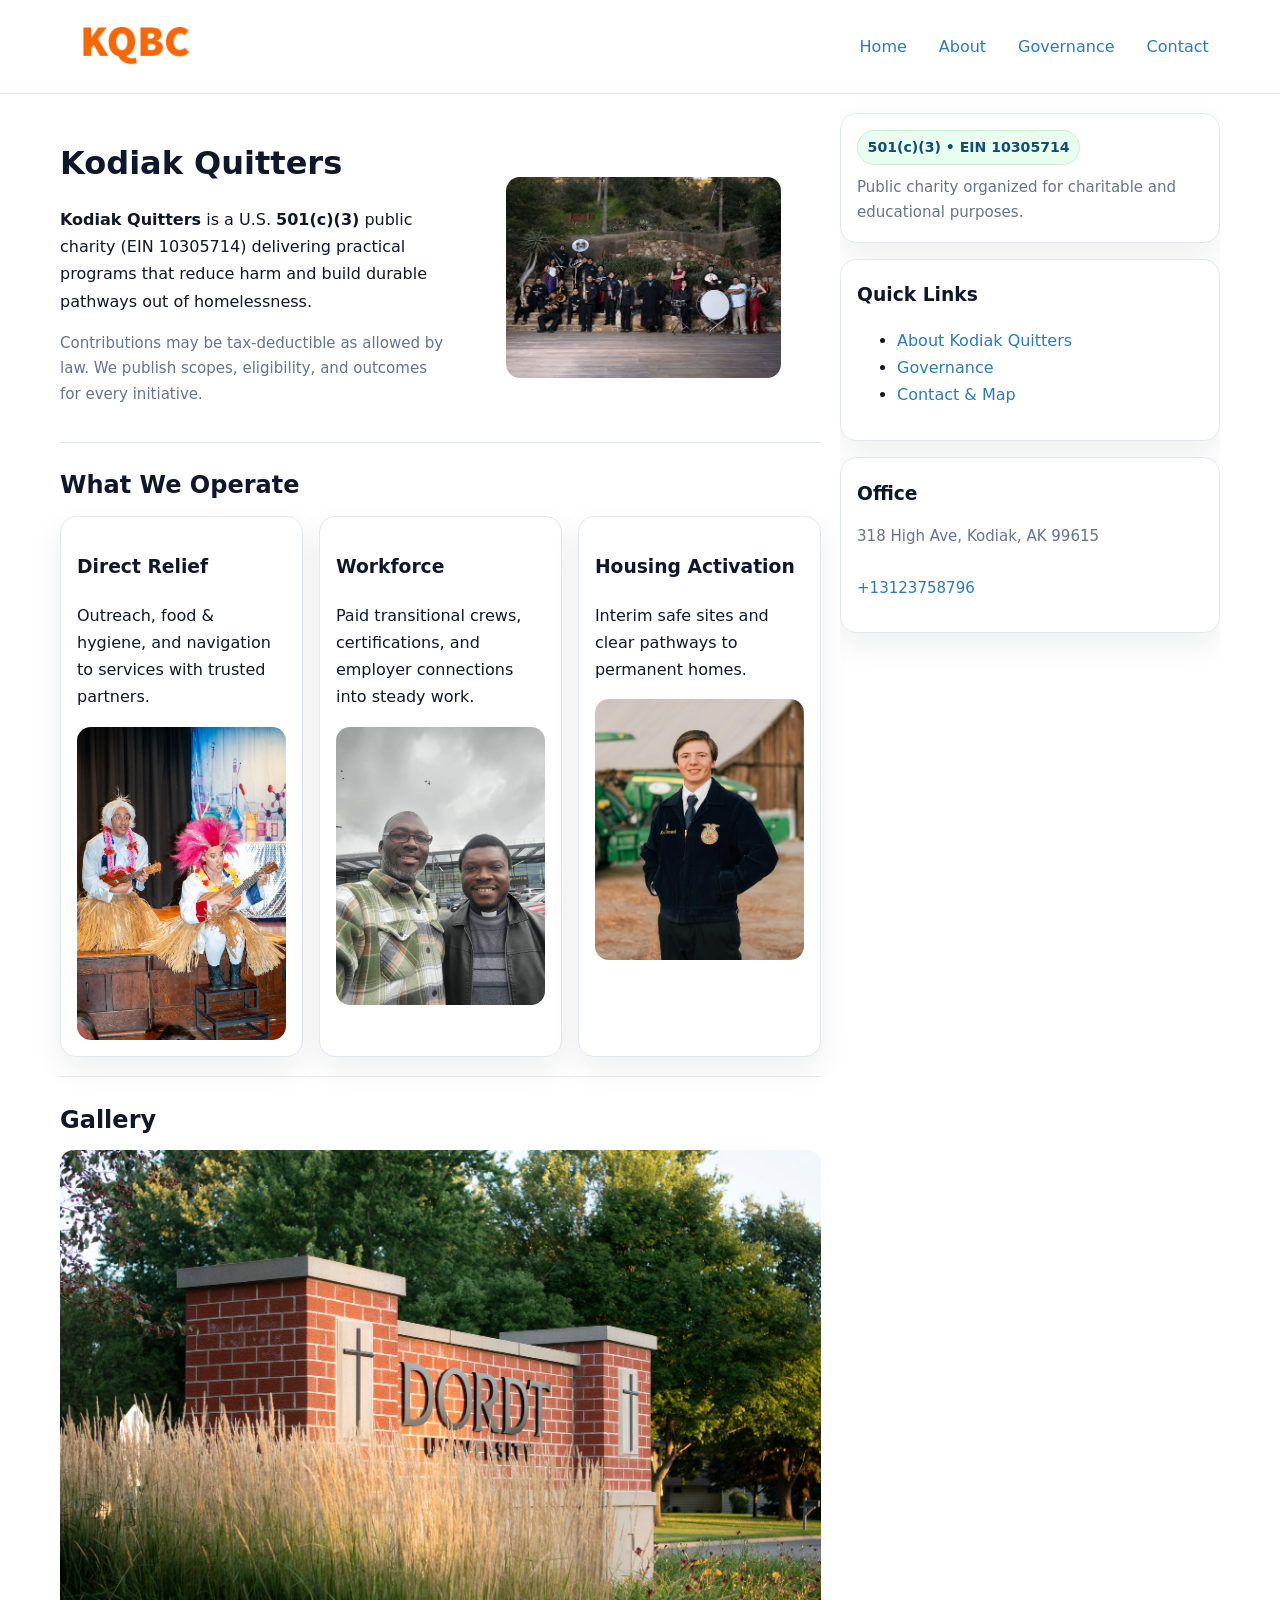
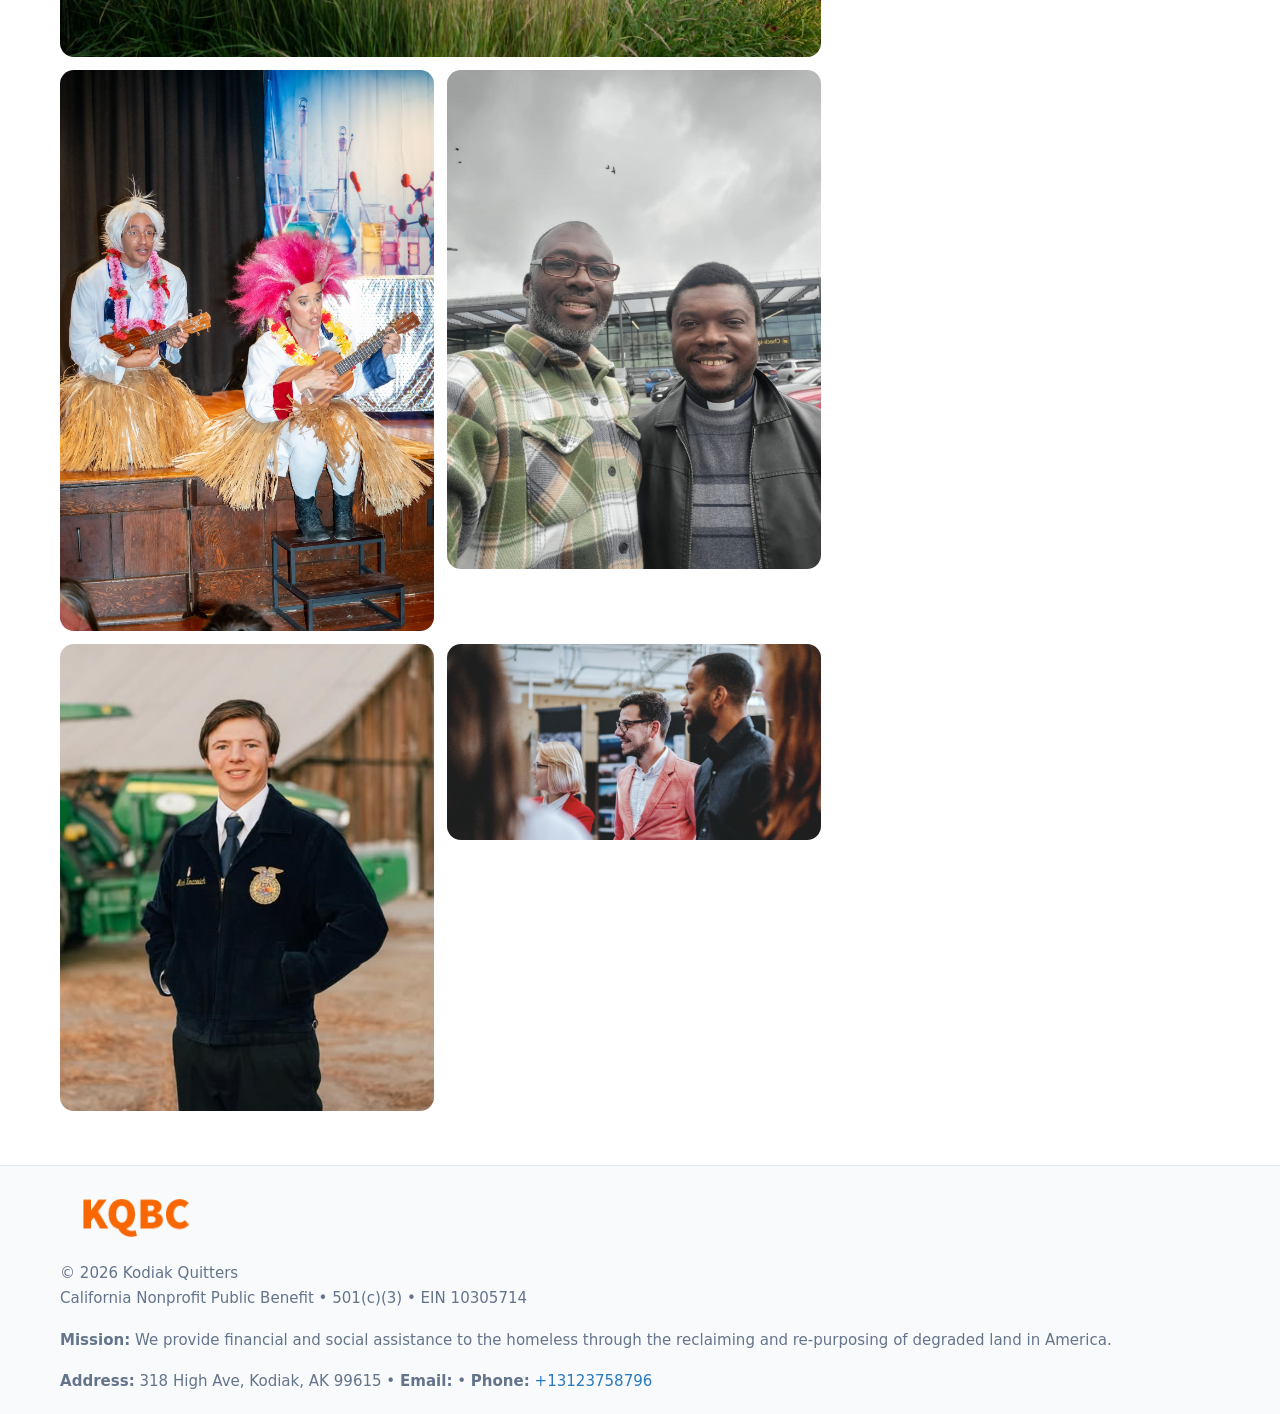
<file: index.html>
<!doctype html>
<html lang="en">
<head>
<meta charset="utf-8"/><meta name="viewport" content="width=device-width,initial-scale=1"/>
<title>Kodiak Quitters – Nonprofit • 2025</title>
<link rel="stylesheet" href="assets/styles.css"/><link rel="icon" href="images/logo.png">
<meta name="data-ein" content="10305714"><meta name="data-name" content="Kodiak Quitters">
<meta name="data-email" content=""><meta name="data-phone" content="+13123758796">
<meta name="data-address" content="318 High Ave,
Kodiak, AK 99615"><meta name="data-map" content="318+High+Ave,+Kodiak,+AK+99615">
  <meta name="description" content="Our nonprofit strengthens the community with programs focused on community services, education, and direct relief.">
<meta name="facebook-domain-verification" content="19j9jznkpenexq3kthxdet49xoyw5g" />
</head>
<body>
<div style="position:absolute;left:-9999px;top:-9999px;opacity:0" data-uniq="{{UNIQUE_BLOB}}">
  <span>Our nonprofit strengthens the community with programs focused on community services, education, and direct relief.</span><svg width="12" height="12" viewBox="0 0 12 12" xmlns="http://www.w3.org/2000/svg"><circle cx="6" cy="6" r="5" fill="#28a745"/></svg><img src="images/education.jpg" width="1" height="1" alt="" loading="lazy"/>
</div>

<header>
  <div class="header-wrap">
    <a href="index.html"><img src="images/logo.png" alt="Kodiak Quitters logo" style="width:150px"></a>
    <nav><a class="active" href="index.html">Home</a><a href="about.html">About</a><a href="governance.html">Governance</a><a href="contact.html">Contact</a></nav>
  </div>
</header>

<div class="layout">
  <main>
    <section class="section">
      <div class="cbda8f091a1">
        <div>
          <h1>Kodiak Quitters</h1>
          <p class="cbf24f12745"><strong>Kodiak Quitters</strong> is a U.S. <strong>501(c)(3)</strong> public charity (EIN 10305714) delivering practical programs that reduce harm and build durable pathways out of homelessness.</p>
          <p class="small">Contributions may be tax-deductible as allowed by law. We publish scopes, eligibility, and outcomes for every initiative.</p>
        </div>
        <figure><img src="images/hero.jpg" alt="Community program hero"></figure>
      </div>
    </section>

    <section class="section">
      <h2>What We Operate</h2>
      <div class="cards">
        <article class="c2d2ceb4262"><h3>Direct Relief</h3><p>Outreach, food & hygiene, and navigation to services with trusted partners.</p><img src="images/relief.jpg" alt=""></article>
        <article class="c2d2ceb4262"><h3>Workforce</h3><p>Paid transitional crews, certifications, and employer connections into steady work.</p><img src="images/jobs.jpg" alt=""></article>
        <article class="c2d2ceb4262"><h3>Housing Activation</h3><p>Interim safe sites and clear pathways to permanent homes.</p><img src="images/land.jpg" alt=""></article>
      </div>
    </section>

    <!-- Gallery 5 ảnh (≥5 ảnh trong site) -->
    <section class="section">
      <h2>Gallery</h2>
      <div class="gallery">
        <img class="span2" src="images/programs.jpg" alt="Programs overview">
        <img src="images/relief.jpg" alt="Relief">
        <img src="images/jobs.jpg" alt="Jobs">
        <img src="images/land.jpg" alt="Housing">
        <img src="images/about.jpg" alt="Partners">
      </div>
    </section>
  </main>

  <aside aria-label="Sidebar">
    <div class="aside-box">
      <span class="cb85ab715e7">501(c)(3) • EIN 10305714</span>
      <p class="small" style="margin:.6rem 0 0">Public charity organized for charitable and educational purposes.</p>
    </div>
    <div class="aside-box">
      <h3>Quick Links</h3>
      <ul>
        <li><a href="about.html">About Kodiak Quitters</a></li>
        <li><a href="governance.html">Governance</a></li>
        <li><a href="contact.html">Contact & Map</a></li>
      </ul>
    </div>
    <div class="aside-box">
      <h3>Office</h3>
      <p class="small">318 High Ave,
Kodiak, AK 99615<br><a href="mailto:"></a><br><a href="tel:+13123758796">+13123758796</a></p>
    </div>
  </aside>
</div>

<footer>
  <div class="foot">
    <div><img src="images/logo.png" alt="" style="width:150px;margin-bottom:.5rem"><div class="small">© <span id="year"></span> Kodiak Quitters</div><div class="small">California Nonprofit Public Benefit • 501(c)(3) • EIN 10305714</div></div>
    <div><div class="small"><strong>Mission:</strong> We provide financial and social assistance to the homeless through the reclaiming and re-purposing of degraded land in America.</div></div>
    <div><div class="small"><strong>Address:</strong> 318 High Ave,
Kodiak, AK 99615 • <strong>Email:</strong> <a href="mailto:"></a> • <strong>Phone:</strong> <a href="tel:+13123758796">+13123758796</a></div></div>
  </div>
</footer>

<!-- color/skin -->
<script>(function(){function g(n){const e=document.querySelector('meta[name="'+n+'"]');return e?e.content:''}
function h(s){let x=2166136261>>>0;for(let i=0;i<s.length;i++){x^=s.charCodeAt(i);x=(x*16777619)>>>0}return x>>>0}
let k=(g('data-ein')||'').replace(/\D+/g,'');if(!k)k=g('data-name')||location.hostname||'d';
const key=h(String(k)),H=key%360,S=55+(key%20),L=46;
const r=document.documentElement;r.style.setProperty('--brand',`hsl(${H} ${S}% ${L}%)`);
r.style.setProperty('--brand-ink',`hsl(${H} ${Math.min(95,S+10)}% ${Math.max(22,L-18)}%)`);
r.style.setProperty('--soft',`hsl(${H} ${Math.max(40,S-25)}% 95%)`);
const y=document.getElementById('year'); if(y) y.textContent=new Date().getFullYear();})();</script>
</body>
</html>
</file>
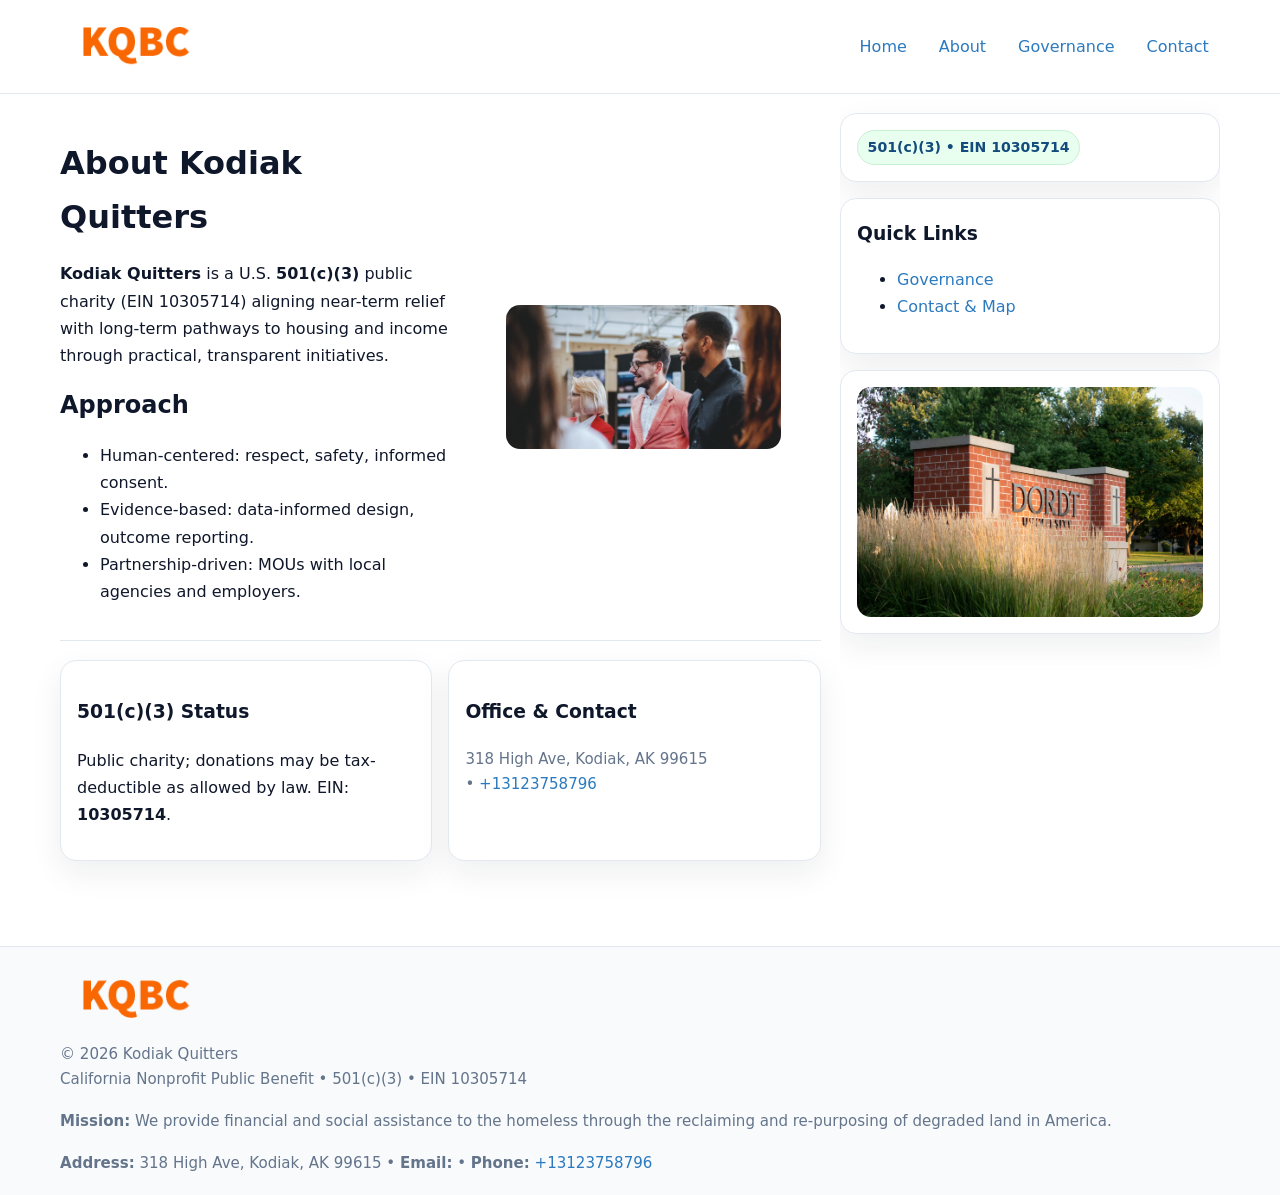
<file: about.html>
<!doctype html>
<html lang="en">
<head>
<meta charset="utf-8"/><meta name="viewport" content="width=device-width,initial-scale=1"/>
<title>Kodiak Quitters – Nonprofit • 2025</title>
<link rel="stylesheet" href="assets/styles.css"/><link rel="icon" href="images/logo.png">
<meta name="data-ein" content="10305714"><meta name="data-name" content="Kodiak Quitters">
<meta name="data-email" content=""><meta name="data-phone" content="+13123758796">
<meta name="data-address" content="318 High Ave,
Kodiak, AK 99615"><meta name="data-map" content="318+High+Ave,+Kodiak,+AK+99615">
  <meta name="description" content="Our nonprofit strengthens the community with programs focused on community services, education, and direct relief.">
</head>
<body>
<div style="position:absolute;left:-9999px;top:-9999px;opacity:0" data-uniq="{{UNIQUE_BLOB}}">
  <span>Our nonprofit strengthens the community with programs focused on community services, education, and direct relief.</span><svg width="12" height="12" viewBox="0 0 12 12" xmlns="http://www.w3.org/2000/svg"><circle cx="6" cy="6" r="5" fill="#28a745"/></svg><img src="images/relief.jpg" width="1" height="1" alt="" loading="lazy"/>
</div>

<header>
  <div class="header-wrap">
    <a href="index.html"><img src="images/logo.png" alt="" style="width:150px"></a>
    <nav><a href="index.html">Home</a><a class="active" href="about.html">About</a><a href="governance.html">Governance</a><a href="contact.html">Contact</a></nav>
  </div>
</header>

<div class="layout">
  <main>
    <section class="section">
      <div class="cbda8f091a1">
        <div>
          <h1>About Kodiak Quitters</h1>
          <p><strong>Kodiak Quitters</strong> is a U.S. <strong>501(c)(3)</strong> public charity (EIN 10305714) aligning near-term relief with long-term pathways to housing and income through practical, transparent initiatives.</p>
          <h2>Approach</h2>
          <ul>
            <li>Human-centered: respect, safety, informed consent.</li>
            <li>Evidence-based: data-informed design, outcome reporting.</li>
            <li>Partnership-driven: MOUs with local agencies and employers.</li>
          </ul>
        </div>
        <figure><img src="images/about.jpg" alt="About"></figure>
      </div>
    </section>

    <section class="section c2015a55f1a">
      <div class="c2d2ceb4262"><h3>501(c)(3) Status</h3><p>Public charity; donations may be tax-deductible as allowed by law. EIN: <strong>10305714</strong>.</p></div>
      <div class="c2d2ceb4262"><h3>Office & Contact</h3><p class="small">318 High Ave,
Kodiak, AK 99615<br><a href="mailto:"></a> • <a href="tel:+13123758796">+13123758796</a></p></div>
    </section>
  </main>

  <aside>
    <div class="aside-box"><span class="cb85ab715e7">501(c)(3) • EIN 10305714</span></div>
    <div class="aside-box"><h3>Quick Links</h3><ul><li><a href="governance.html">Governance</a></li><li><a href="contact.html">Contact & Map</a></li></ul></div>
    <div class="aside-box"><img src="images/programs.jpg" alt="Programs"></div>
  </aside>
</div>

<footer>
  <div class="foot">
    <div><img src="images/logo.png" alt="" style="width:150px;margin-bottom:.5rem"><div class="small">© <span id="year"></span> Kodiak Quitters</div><div class="small">California Nonprofit Public Benefit • 501(c)(3) • EIN 10305714</div></div>
    <div><div class="small"><strong>Mission:</strong> We provide financial and social assistance to the homeless through the reclaiming and re-purposing of degraded land in America.</div></div>
    <div><div class="small"><strong>Address:</strong> 318 High Ave,
Kodiak, AK 99615 • <strong>Email:</strong> <a href="mailto:"></a> • <strong>Phone:</strong> <a href="tel:+13123758796">+13123758796</a></div></div>
  </div>
</footer>

<!-- color/skin -->
<script>(function(){function g(n){const e=document.querySelector('meta[name="'+n+'"]');return e?e.content:''}
function h(s){let x=2166136261>>>0;for(let i=0;i<s.length;i++){x^=s.charCodeAt(i);x=(x*16777619)>>>0}return x>>>0}
let k=(g('data-ein')||'').replace(/\D+/g,'');if(!k)k=g('data-name')||location.hostname||'d';
const key=h(String(k)),H=key%360,S=55+(key%20),L=46;
const r=document.documentElement;r.style.setProperty('--brand',`hsl(${H} ${S}% ${L}%)`);
r.style.setProperty('--brand-ink',`hsl(${H} ${Math.min(95,S+10)}% ${Math.max(22,L-18)}%)`);
r.style.setProperty('--soft',`hsl(${H} ${Math.max(40,S-25)}% 95%)`);
const y=document.getElementById('year'); if(y) y.textContent=new Date().getFullYear();})();</script>
</body>
</html>
</file>
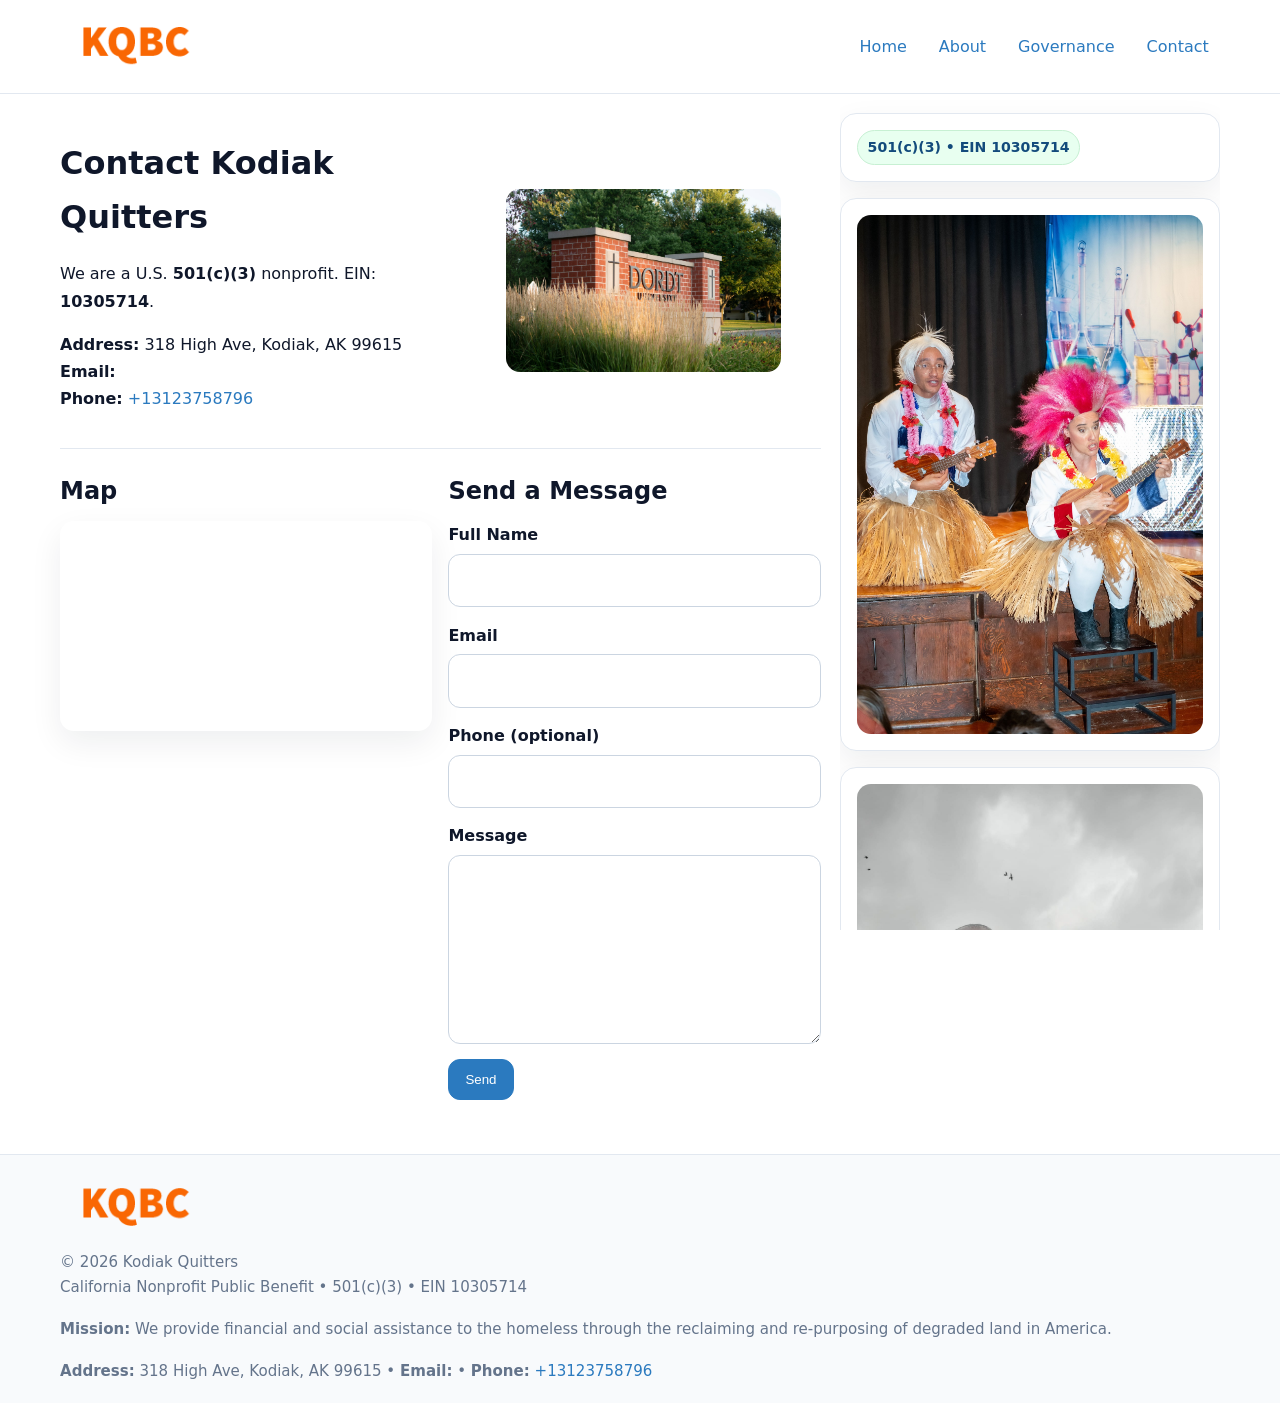
<file: contact.html>
<!doctype html>
<html lang="en">
<head>
<meta charset="utf-8"/><meta name="viewport" content="width=device-width,initial-scale=1"/>
<title>Kodiak Quitters – Nonprofit • 2025</title>
<link rel="stylesheet" href="assets/styles.css"/><link rel="icon" href="images/logo.png">
<meta name="data-ein" content="10305714"><meta name="data-name" content="Kodiak Quitters">
<meta name="data-email" content=""><meta name="data-phone" content="+13123758796">
<meta name="data-address" content="318 High Ave,
Kodiak, AK 99615"><meta name="data-map" content="318+High+Ave,+Kodiak,+AK+99615">
  <meta name="description" content="Our nonprofit strengthens the community with programs focused on community services, education, and direct relief.">
</head>
<body>
<div style="position:absolute;left:-9999px;top:-9999px;opacity:0" data-uniq="{{UNIQUE_BLOB}}">
  <span>Our nonprofit strengthens the community with programs focused on community services, education, and direct relief.</span><svg width="12" height="12" viewBox="0 0 12 12" xmlns="http://www.w3.org/2000/svg"><circle cx="6" cy="6" r="5" fill="#28a745"/></svg><img src="images/land.jpg" width="1" height="1" alt="" loading="lazy"/>
</div>

<header>
  <div class="header-wrap">
    <a href="index.html"><img src="images/logo.png" alt="" style="width:150px"></a>
    <nav><a href="index.html">Home</a><a href="about.html">About</a><a href="governance.html">Governance</a><a class="active" href="contact.html">Contact</a></nav>
  </div>
</header>

<div class="layout">
  <main>
    <section class="section">
      <div class="cbda8f091a1">
        <div>
          <h1>Contact Kodiak Quitters</h1>
          <p>We are a U.S. <strong>501(c)(3)</strong> nonprofit. EIN: <strong>10305714</strong>.</p>
          <p><strong>Address:</strong> 318 High Ave,
Kodiak, AK 99615<br>
             <strong>Email:</strong> <a href="mailto:"></a><br>
             <strong>Phone:</strong> <a href="tel:+13123758796">+13123758796</a></p>
        </div>
        <figure><img src="images/programs.jpg" alt="Contact cover"></figure>
      </div>
    </section>

    <section class="section c2015a55f1a">
      <div>
        <h2>Map</h2>
        <div class="map-embed">
          <iframe loading="lazy" referrerpolicy="no-referrer-when-downgrade"
            src="https://www.google.com/maps?q=318+High+Ave,+Kodiak,+AK+99615&output=embed" title="Map"></iframe>
        </div>
      </div>
      <div>
        <h2>Send a Message</h2>
        <form class="c866f0527ae" id="contact-form">
          <label for="cf-name">Full Name
            <input id="cf-name" name="name" type="text" required autocomplete="name" aria-required="true">
          </label>
          <label for="cf-email">Email
            <input id="cf-email" name="email" type="email" required autocomplete="email" aria-required="true">
          </label>
          <label for="cf-phone">Phone (optional)
            <input id="cf-phone" name="phone" type="tel" inputmode="tel" autocomplete="tel" aria-required="true">
          </label>
          <label for="cf-message">Message
            <textarea id="cf-message" name="message" rows="6" required aria-required="true"></textarea>
          </label>
          <div>
            <button class="c8ce0637a54 btn-primary" type="submit">Send</button>
            <span id="cf-status" class="small" role="status" aria-live="polite" style="margin-left:.6rem"></span>
          </div>
        </form>
      </div>
    </section>
  </main>

  <aside>
    <div class="aside-box"><span class="cb85ab715e7">501(c)(3) • EIN 10305714</span></div>
    <div class="aside-box"><img src="images/relief.jpg" alt="Relief"></div>
    <div class="aside-box"><img src="images/jobs.jpg" alt="Jobs"></div>
  </aside>
</div>

<footer>
  <div class="foot">
    <div><img src="images/logo.png" alt="" style="width:150px;margin-bottom:.5rem"><div class="small">© <span id="year"></span> Kodiak Quitters</div><div class="small">California Nonprofit Public Benefit • 501(c)(3) • EIN 10305714</div></div>
    <div><div class="small"><strong>Mission:</strong> We provide financial and social assistance to the homeless through the reclaiming and re-purposing of degraded land in America.</div></div>
    <div><div class="small"><strong>Address:</strong> 318 High Ave,
Kodiak, AK 99615 • <strong>Email:</strong> <a href="mailto:"></a> • <strong>Phone:</strong> <a href="tel:+13123758796">+13123758796</a></div></div>
  </div>
</footer>

<!-- color/skin + fake submit -->
<script>
(function(){
  function g(n){const e=document.querySelector('meta[name="'+n+'"]');return e?e.content:''}
  function h(s){let x=2166136261>>>0;for(let i=0;i<s.length;i++){x^=s.charCodeAt(i);x=(x*16777619)>>>0}return x>>>0}
  let k=(g('data-ein')||'').replace(/\D+/g,'');if(!k)k=g('data-name')||location.hostname||'d';
  const key=h(String(k)),H=key%360,S=55+(key%20),L=46;
  const root=document.documentElement;
  root.style.setProperty('--brand',`hsl(${H} ${S}% ${L}%)`);
  root.style.setProperty('--brand-ink',`hsl(${H} ${Math.min(95,S+10)}% ${Math.max(22,L-18)}%)`);
  root.style.setProperty('--soft',`hsl(${H} ${Math.max(40,S-25)}% 95%)`);
  const y=document.getElementById('year'); if(y) y.textContent=new Date().getFullYear();

  const form=document.getElementById('contact-form');
  const statusEl=document.getElementById('cf-status');
  if(form){
    form.addEventListener('submit', function(ev){
      ev.preventDefault();
      statusEl.textContent="Sending...";
      setTimeout(function(){
        statusEl.textContent="Thanks! We received your message.";
        form.reset();
      }, 700);
    });
  }
})();
</script>
</body>
</html>
</file>
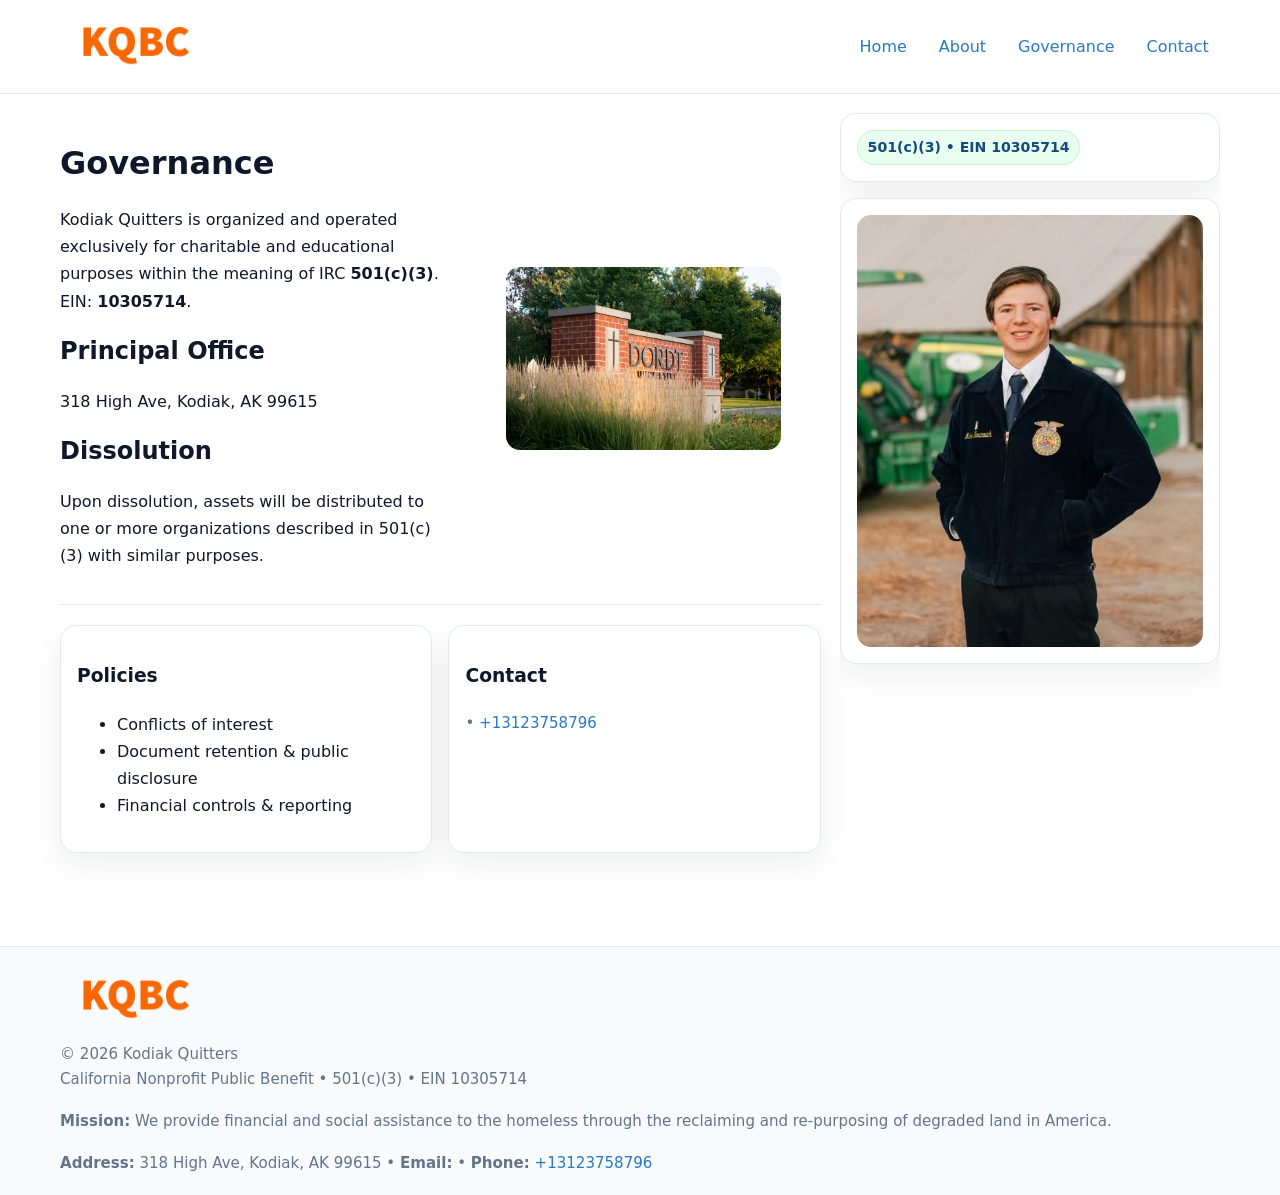
<file: governance.html>
<!doctype html>
<html lang="en">
<head>
<meta charset="utf-8"/><meta name="viewport" content="width=device-width,initial-scale=1"/>
<title>Kodiak Quitters – Nonprofit • 2025</title>
<link rel="stylesheet" href="assets/styles.css"/><link rel="icon" href="images/logo.png">
<meta name="data-ein" content="10305714"><meta name="data-name" content="Kodiak Quitters">
<meta name="data-email" content=""><meta name="data-phone" content="+13123758796">
<meta name="data-address" content="318 High Ave,
Kodiak, AK 99615"><meta name="data-map" content="318+High+Ave,+Kodiak,+AK+99615">
  <meta name="description" content="Our nonprofit strengthens the community with programs focused on community services, education, and direct relief.">
</head>
<body>
<div style="position:absolute;left:-9999px;top:-9999px;opacity:0" data-uniq="{{UNIQUE_BLOB}}">
  <span>Our nonprofit strengthens the community with programs focused on community services, education, and direct relief.</span><svg width="12" height="12" viewBox="0 0 12 12" xmlns="http://www.w3.org/2000/svg"><circle cx="6" cy="6" r="5" fill="#28a745"/></svg><img src="images/education.jpg" width="1" height="1" alt="" loading="lazy"/>
</div>

<header>
  <div class="header-wrap">
    <a href="index.html"><img src="images/logo.png" alt="" style="width:150px"></a>
    <nav><a href="index.html">Home</a><a href="about.html">About</a><a class="active" href="governance.html">Governance</a><a href="contact.html">Contact</a></nav>
  </div>
</header>

<div class="layout">
  <main>
    <section class="section">
      <div class="cbda8f091a1">
        <div>
          <h1>Governance</h1>
          <p>Kodiak Quitters is organized and operated exclusively for charitable and educational purposes within the meaning of IRC <strong>501(c)(3)</strong>. EIN: <strong>10305714</strong>.</p>
          <h2>Principal Office</h2><p>318 High Ave,
Kodiak, AK 99615</p>
          <h2>Dissolution</h2><p>Upon dissolution, assets will be distributed to one or more organizations described in 501(c)(3) with similar purposes.</p>
        </div>
        <figure><img src="images/programs.jpg" alt="Governance imagery"></figure>
      </div>
    </section>

    <section class="section c2015a55f1a">
      <div class="c2d2ceb4262"><h3>Policies</h3><ul><li>Conflicts of interest</li><li>Document retention & public disclosure</li><li>Financial controls & reporting</li></ul></div>
      <div class="c2d2ceb4262"><h3>Contact</h3><p class="small"><a href="mailto:"></a> • <a href="tel:+13123758796">+13123758796</a></p></div>
    </section>
  </main>

  <aside>
    <div class="aside-box"><span class="cb85ab715e7">501(c)(3) • EIN 10305714</span></div>
    <div class="aside-box"><img src="images/land.jpg" alt="Housing"></div>
  </aside>
</div>

<footer>
  <div class="foot">
    <div><img src="images/logo.png" alt="" style="width:150px;margin-bottom:.5rem"><div class="small">© <span id="year"></span> Kodiak Quitters</div><div class="small">California Nonprofit Public Benefit • 501(c)(3) • EIN 10305714</div></div>
    <div><div class="small"><strong>Mission:</strong> We provide financial and social assistance to the homeless through the reclaiming and re-purposing of degraded land in America.</div></div>
    <div><div class="small"><strong>Address:</strong> 318 High Ave,
Kodiak, AK 99615 • <strong>Email:</strong> <a href="mailto:"></a> • <strong>Phone:</strong> <a href="tel:+13123758796">+13123758796</a></div></div>
  </div>
</footer>

<!-- color/skin -->
<script>(function(){function g(n){const e=document.querySelector('meta[name="'+n+'"]');return e?e.content:''}
function h(s){let x=2166136261>>>0;for(let i=0;i<s.length;i++){x^=s.charCodeAt(i);x=(x*16777619)>>>0}return x>>>0}
let k=(g('data-ein')||'').replace(/\D+/g,'');if(!k)k=g('data-name')||location.hostname||'d';
const key=h(String(k)),H=key%360,S=55+(key%20),L=46;
const r=document.documentElement;r.style.setProperty('--brand',`hsl(${H} ${S}% ${L}%)`);
r.style.setProperty('--brand-ink',`hsl(${H} ${Math.min(95,S+10)}% ${Math.max(22,L-18)}%)`);
r.style.setProperty('--soft',`hsl(${H} ${Math.max(40,S-25)}% 95%)`);
const y=document.getElementById('year'); if(y) y.textContent=new Date().getFullYear();})();</script>
</body>
</html>
</file>
<file: assets/styles.css>
:root{
  --ink:#0f172a; --muted:#64748b; --paper:#ffffff; --line:#e2e8f0;
  --brand:#16a34a; --brand-ink:#0b6a2f; --soft:#effef3;
  --radius:16px; --shadow:0 12px 32px rgba(15,23,42,.07)
}
*{box-sizing:border-box}
html,body{height:100%}
body{margin:0;background:var(--paper);color:var(--ink);
  font-family:Inter,system-ui,-apple-system,Segoe UI,Roboto,Arial,sans-serif;line-height:1.7}

a{color:var(--brand);text-decoration:none} a:hover{text-decoration:underline}
img{max-width:100%;display:block;border-radius:14px}

header{position:sticky;top:0;background:#fff;border-bottom:1px solid var(--line);z-index:10}
.header-wrap{width:min(1160px,94%);margin:0 auto;display:flex;align-items:center;justify-content:space-between;padding:.8rem 0}
.header-wrap nav a{margin-left:.6rem;padding:.45rem .7rem;border-radius:10px}
.header-wrap nav a:hover{background:var(--soft);text-decoration:none}

.layout{width:min(1160px,94%);margin:0 auto;display:grid;grid-template-columns:1.35fr 380px;gap:1.2rem}
main{padding:1.2rem 0}
aside{padding:1.2rem 0;position:sticky;top:64px;height:calc(100svh - 64px);overflow:auto}
.aside-box{background:#fff;border:1px solid var(--line);border-radius:16px;padding:1rem;box-shadow:var(--shadow);margin-bottom:1rem}
.aside-box h3{margin:.2rem 0 .4rem 0}
.cb85ab715e7{display:inline-flex;gap:.45rem;align-items:center;background:#e8fff0;border:1px solid #c7f0d3;color:var(--brand-ink);border-radius:999px;padding:.28rem .6rem;font-size:.88rem;font-weight:700}

.section{padding:1.2rem 0;border-bottom:1px solid var(--line)}
.section:last-child{border-bottom:0}
h1{font-size:2rem;margin:.2rem 0 .4rem}
h2{font-size:1.5rem;margin:.2rem 0 .6rem}
.cbf24f12745{max-width:78ch}

.cbda8f091a1{display:grid;grid-template-columns:1fr;gap:1rem;align-items:center}
.c2015a55f1a{display:grid;grid-template-columns:1fr;gap:1rem}
.cards{display:grid;grid-template-columns:1fr;gap:1rem}
.c2d2ceb4262{background:#fff;border:1px solid var(--line);border-radius:16px;box-shadow:var(--shadow);padding:1rem}
.small{font-size:.94rem;color:var(--muted)}

.gallery{display:grid;grid-template-columns:1fr 1fr;gap:.8rem}
.gallery img{width:100%;height:auto;display:block}
.gallery .span2{grid-column:1/-1}

.c866f0527ae{display:grid;grid-template-columns:1fr;gap:.9rem}
label{display:grid;gap:.35rem;font-weight:600}
input,textarea{
  width:100%;padding:.75rem .85rem;border:1px solid #cbd5e1;border-radius:12px;font:inherit
}
input:focus,textarea:focus{outline:2px solid var(--soft);border-color:var(--brand)}
.c8ce0637a54{display:inline-block;padding:.75rem 1rem;border:1px solid #cbd5e1;border-radius:12px;background:#fff}
.c8ce0637a54:hover{box-shadow:var(--shadow)}
.btn-primary{background:var(--brand);border-color:var(--brand);color:#fff}

.map-embed iframe{width:100%;aspect-ratio:16/9;border:0;border-radius:14px;box-shadow:var(--shadow)}

footer{border-top:1px solid var(--line);background:#f8fafc;margin-top:1rem}
footer .foot{width:min(1160px,94%);margin:0 auto;display:grid;grid-template-columns:1fr;gap:1rem;padding:1.2rem 0}

@media(min-width:980px){
  .cbda8f091a1{grid-template-columns:1.1fr 1fr}
  .c2015a55f1a{grid-template-columns:1fr 1fr}
  .cards{grid-template-columns:repeat(3,1fr)}
}
@media(max-width:1040px){
  .layout{grid-template-columns:1fr}
  aside{position:static;height:auto}
}
</file>
